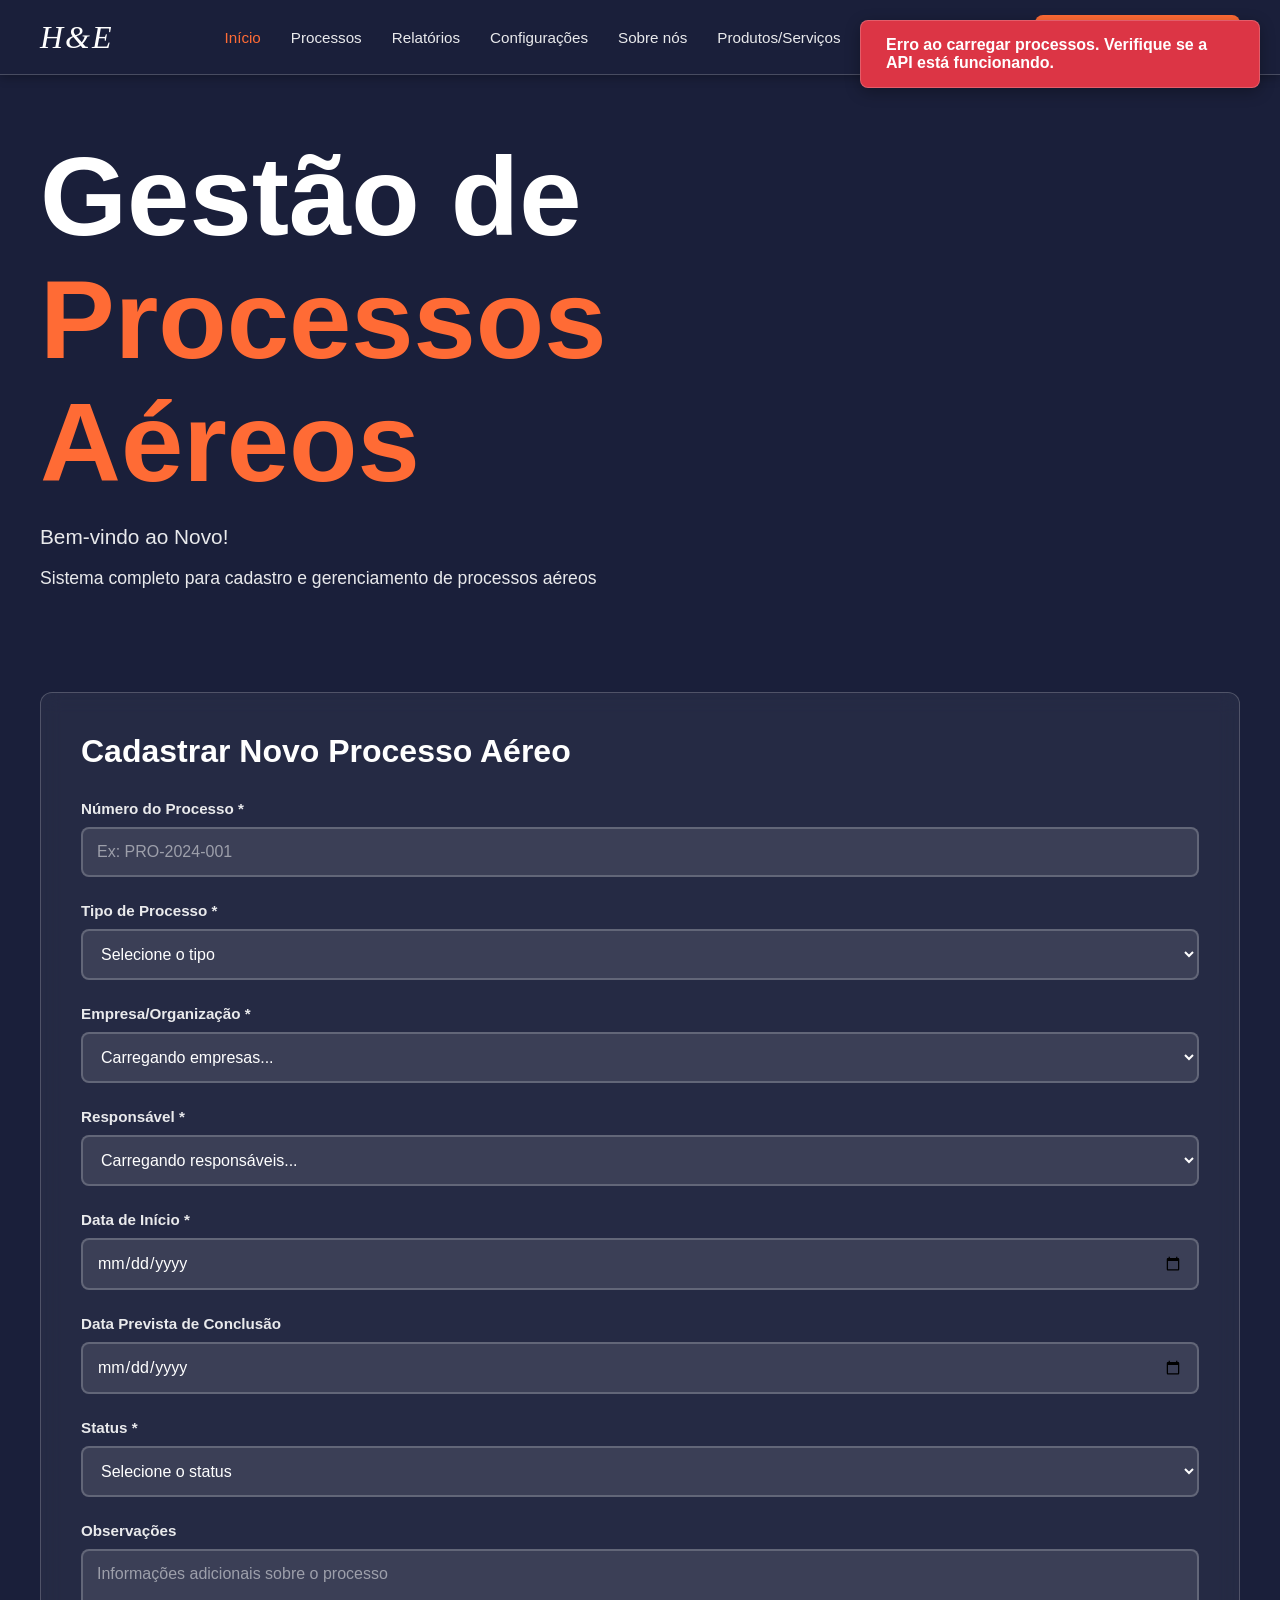
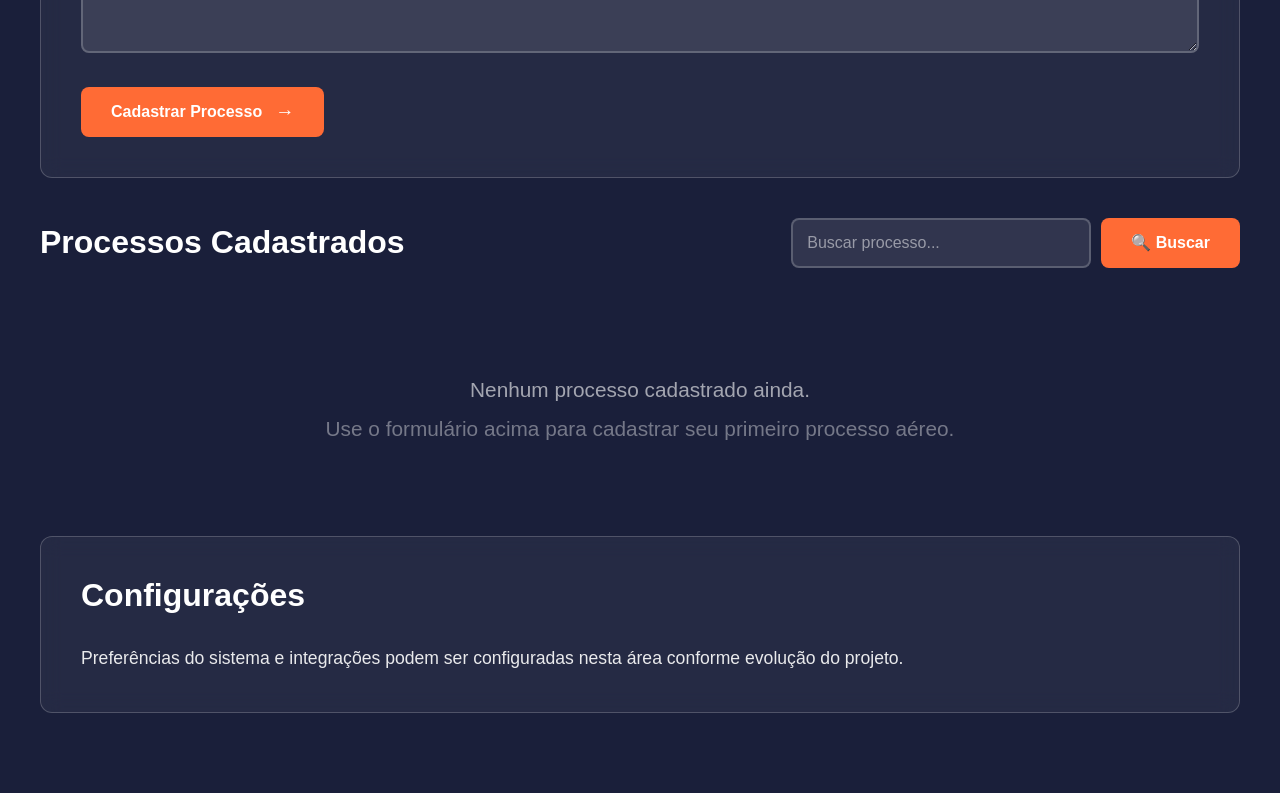
<file: index.html>
<!DOCTYPE html>
<html lang="pt-BR">
<head>
    <meta charset="UTF-8">
    <meta name="viewport" content="width=device-width, initial-scale=1.0">
    <title>Gestão de Processos Aéreos</title>
    <link rel="stylesheet" href="styles.css">
</head>
<body>
    <!-- Barra de Navegação -->
    <nav class="navbar">
        <div class="nav-container">
            <a href="index.html" class="nav-brand-link" title="Página inicial"><div class="nav-brand">H&E</div></a>
            <div class="nav-menu">
                <a href="index.html" class="nav-link active">Início</a>
                <a href="index.html#processos" class="nav-link">Processos</a>
                <a href="index.html#relatorios" class="nav-link">Relatórios</a>
                <a href="index.html#configuracoes" class="nav-link">Configurações</a>
                <a href="sobre.html" class="nav-link">Sobre nós</a>
                <a href="produtos.html" class="nav-link">Produtos/Serviços</a>
                <a href="contato.html" class="nav-link">Contato</a>
            </div>
            <button class="btn-nav-account">
                <span class="icon-account">👤</span>
                Acesse sua conta
            </button>
        </div>
    </nav>

    <div class="container">
        <header class="hero-header">
            <div class="hero-content">
                <h1 class="hero-title">
                    <span class="title-main">Gestão de</span>
                    <span class="title-accent">Processos Aéreos</span>
                </h1>
                <p class="hero-subtitle">Bem-vindo ao Novo!</p>
                <p class="hero-description">Sistema completo para cadastro e gerenciamento de processos aéreos</p>
            </div>
        </header>

        <main>
            <!-- Formulário de Cadastro/Edição -->
            <section id="processos" class="form-section">
                <h2 id="form-title">Cadastrar Novo Processo Aéreo</h2>
                <form id="process-form">
                    <input type="hidden" id="process-id" value="">
                    
                    <div class="form-group">
                        <label for="numero-processo">Número do Processo *</label>
                        <input type="text" id="numero-processo" required placeholder="Ex: PRO-2024-001">
                    </div>

                    <div class="form-group">
                        <label for="tipo-processo">Tipo de Processo *</label>
                        <select id="tipo-processo" required>
                            <option value="">Selecione o tipo</option>
                            <option value="Licenciamento">Licenciamento</option>
                            <option value="Autorização">Autorização</option>
                            <option value="Certificação">Certificação</option>
                            <option value="Fiscalização">Fiscalização</option>
                            <option value="Outro">Outro</option>
                        </select>
                    </div>

                    <div class="form-group">
                        <label for="empresa">Empresa/Organização *</label>
                        <select id="empresa" required>
                            <option value="">Carregando empresas...</option>
                        </select>
                    </div>

                    <div class="form-group">
                        <label for="responsavel">Responsável *</label>
                        <select id="responsavel" required>
                            <option value="">Carregando responsáveis...</option>
                        </select>
                    </div>

                    <div class="form-group">
                        <label for="data-inicio">Data de Início *</label>
                        <input type="date" id="data-inicio" required>
                    </div>

                    <div class="form-group">
                        <label for="data-prevista">Data Prevista de Conclusão</label>
                        <input type="date" id="data-prevista">
                    </div>

                    <div class="form-group">
                        <label for="status">Status *</label>
                        <select id="status" required>
                            <option value="">Selecione o status</option>
                            <option value="Em Análise">Em Análise</option>
                            <option value="Aprovado">Aprovado</option>
                            <option value="Rejeitado">Rejeitado</option>
                            <option value="Pendente">Pendente</option>
                            <option value="Concluído">Concluído</option>
                        </select>
                    </div>

                    <div class="form-group">
                        <label for="observacoes">Observações</label>
                        <textarea id="observacoes" rows="4" placeholder="Informações adicionais sobre o processo"></textarea>
                    </div>

                    <div class="form-actions">
                        <button type="submit" id="submit-btn" class="btn btn-primary">
                            Cadastrar Processo
                            <span class="btn-arrow">→</span>
                        </button>
                        <button type="button" id="cancel-btn" class="btn btn-outline" style="display: none;">Cancelar Edição</button>
                    </div>
                </form>
            </section>

            <!-- Lista de Processos -->
            <section id="relatorios" class="list-section">
                <div class="list-header">
                    <h2>Processos Cadastrados</h2>
                    <div class="search-box">
                        <input type="text" id="search-input" placeholder="Buscar processo...">
                        <button id="search-btn" class="btn btn-primary">🔍 Buscar</button>
                    </div>
                </div>

                <div id="process-list" class="process-list">
                    <!-- Processos serão inseridos aqui via JavaScript -->
                </div>

                <div id="empty-state" class="empty-state">
                    <p>Nenhum processo cadastrado ainda.</p>
                    <p class="empty-hint">Use o formulário acima para cadastrar seu primeiro processo aéreo.</p>
                </div>
            </section>

            <section id="configuracoes" class="form-section" aria-labelledby="configuracoes-titulo">
                <h2 id="configuracoes-titulo">Configurações</h2>
                <p class="hero-description" style="max-width: none;">
                    Preferências do sistema e integrações podem ser configuradas nesta área conforme evolução do projeto.
                </p>
            </section>
        </main>
    </div>

    <!-- Modal de Confirmação -->
    <div id="confirm-modal" class="modal">
        <div class="modal-content">
            <h3>⚠️ Confirmar Exclusão</h3>
            <p id="confirm-message">Tem certeza que deseja excluir este processo? Esta ação não pode ser desfeita.</p>
            <p style="color: #ff6b35; font-weight: 600; margin-top: 10px; font-size: 0.9em;">
                O processo será excluído permanentemente do banco de dados.
            </p>
            <div class="modal-actions">
                <button id="confirm-delete" class="btn btn-danger">Sim, Excluir Permanentemente</button>
                <button id="cancel-delete" class="btn btn-outline">Cancelar</button>
            </div>
        </div>
    </div>

    <script src="script.js"></script>
</body>
</html>
</file>
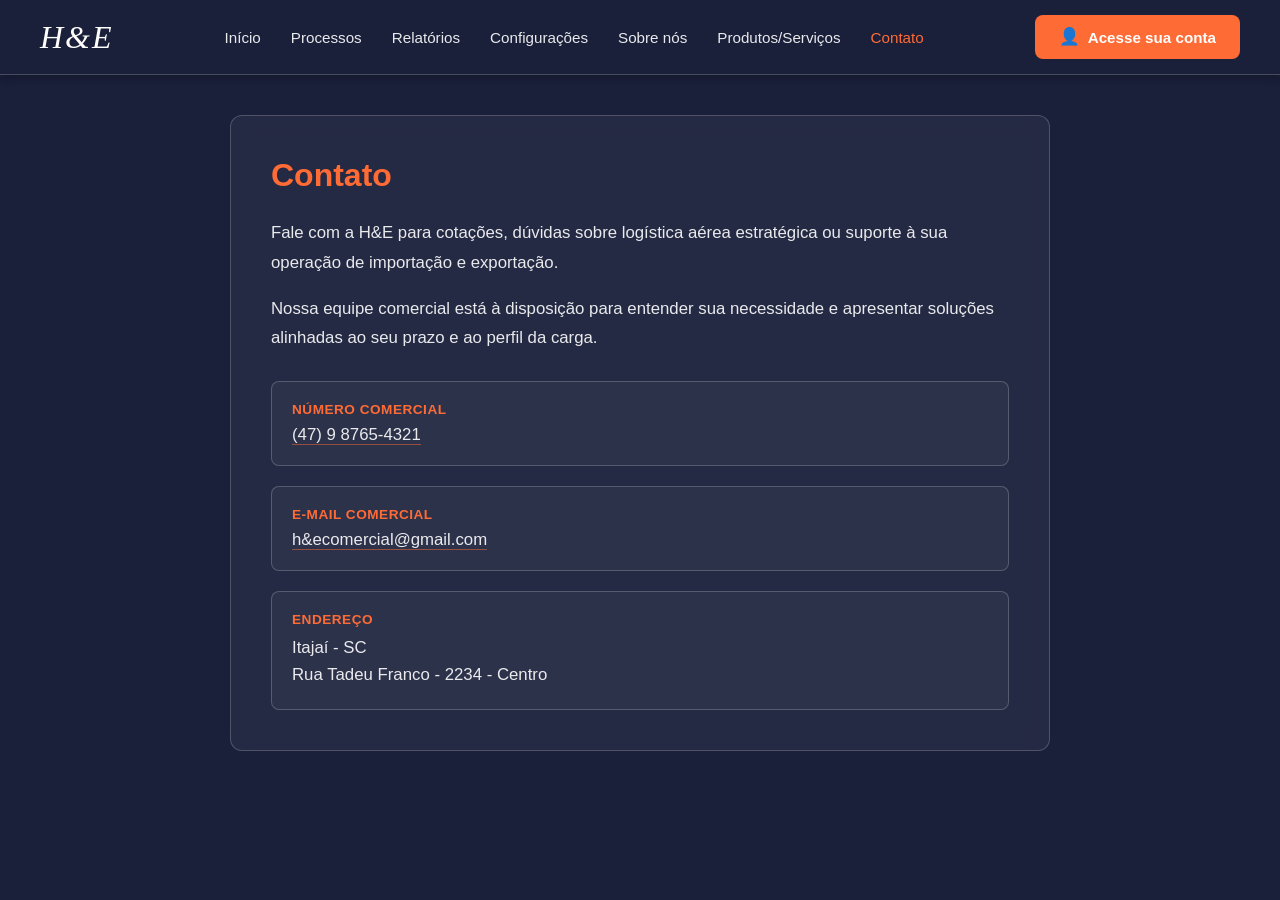
<file: contato.html>
<!DOCTYPE html>
<html lang="pt-BR">
<head>
    <meta charset="UTF-8">
    <meta name="viewport" content="width=device-width, initial-scale=1.0">
    <title>Contato — H&E</title>
    <link rel="stylesheet" href="styles.css">
</head>
<body>
    <nav class="navbar">
        <div class="nav-container">
            <a href="index.html" class="nav-brand-link" title="Página inicial"><div class="nav-brand">H&E</div></a>
            <div class="nav-menu">
                <a href="index.html" class="nav-link">Início</a>
                <a href="index.html#processos" class="nav-link">Processos</a>
                <a href="index.html#relatorios" class="nav-link">Relatórios</a>
                <a href="index.html#configuracoes" class="nav-link">Configurações</a>
                <a href="sobre.html" class="nav-link">Sobre nós</a>
                <a href="produtos.html" class="nav-link">Produtos/Serviços</a>
                <a href="contato.html" class="nav-link active">Contato</a>
            </div>
            <button type="button" class="btn-nav-account">
                <span class="icon-account">👤</span>
                Acesse sua conta
            </button>
        </div>
    </nav>

    <div class="container">
        <main class="content-page">
            <article class="content-card">
                <h1>Contato</h1>
                <p>
                    Fale com a H&amp;E para cotações, dúvidas sobre logística aérea estratégica ou suporte à sua operação de importação e exportação.
                </p>
                <p>
                    Nossa equipe comercial está à disposição para entender sua necessidade e apresentar soluções alinhadas ao seu prazo e ao perfil da carga.
                </p>
                <div class="contact-grid">
                    <div class="contact-item">
                        <strong>Número comercial</strong>
                        <span><a href="tel:+5547987654321" class="contact-link">(47) 9 8765-4321</a></span>
                    </div>
                    <div class="contact-item">
                        <strong>E-mail comercial</strong>
                        <span><a href="mailto:h%26ecomercial@gmail.com" class="contact-link">h&amp;ecomercial@gmail.com</a></span>
                    </div>
                    <div class="contact-item">
                        <strong>Endereço</strong>
                        <span class="contact-address">Itajaí - SC<br>Rua Tadeu Franco - 2234 - Centro</span>
                    </div>
                </div>
            </article>
        </main>
    </div>
</body>
</html>
</file>
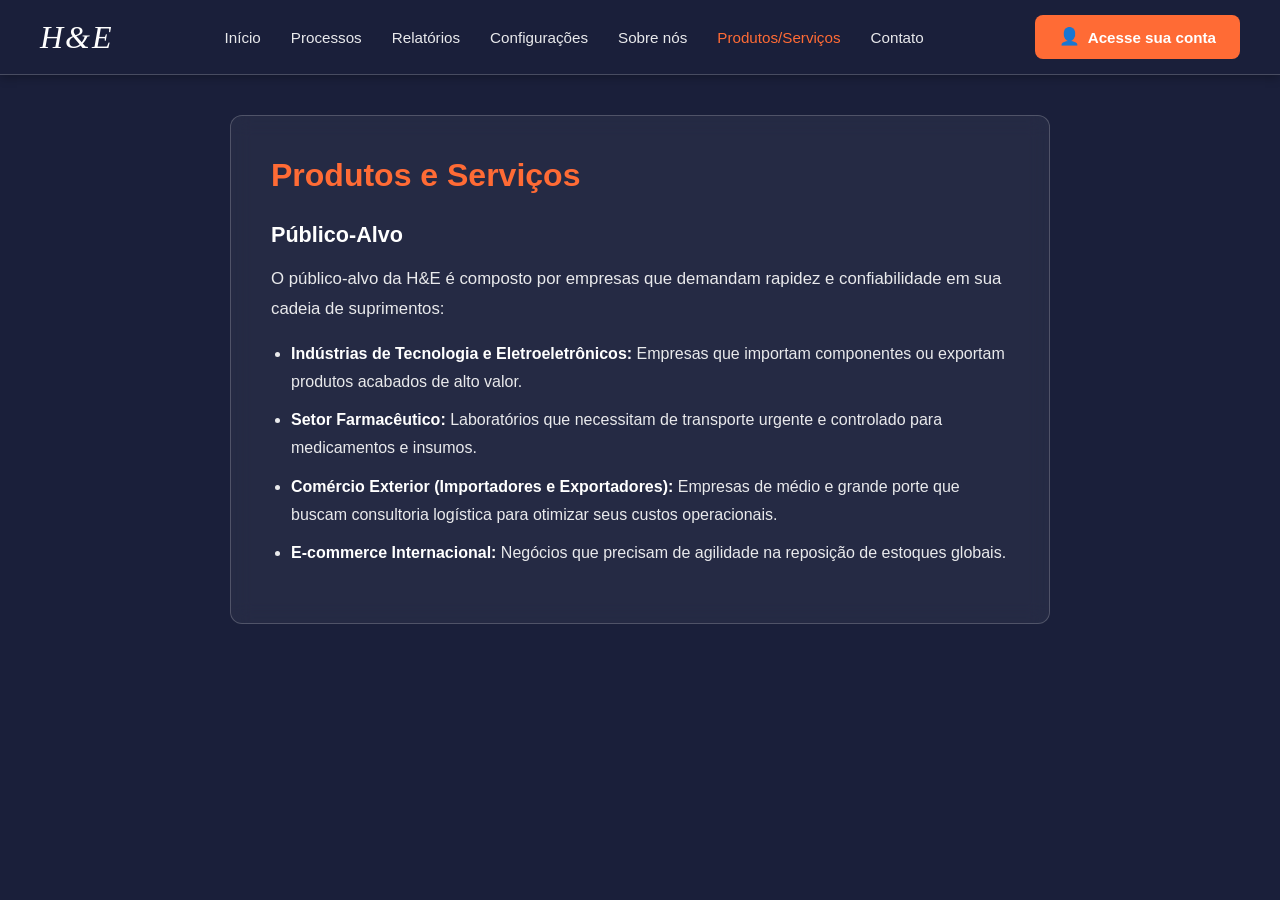
<file: produtos.html>
<!DOCTYPE html>
<html lang="pt-BR">
<head>
    <meta charset="UTF-8">
    <meta name="viewport" content="width=device-width, initial-scale=1.0">
    <title>Produtos e Serviços — H&E</title>
    <link rel="stylesheet" href="styles.css">
</head>
<body>
    <nav class="navbar">
        <div class="nav-container">
            <a href="index.html" class="nav-brand-link" title="Página inicial"><div class="nav-brand">H&E</div></a>
            <div class="nav-menu">
                <a href="index.html" class="nav-link">Início</a>
                <a href="index.html#processos" class="nav-link">Processos</a>
                <a href="index.html#relatorios" class="nav-link">Relatórios</a>
                <a href="index.html#configuracoes" class="nav-link">Configurações</a>
                <a href="sobre.html" class="nav-link">Sobre nós</a>
                <a href="produtos.html" class="nav-link active">Produtos/Serviços</a>
                <a href="contato.html" class="nav-link">Contato</a>
            </div>
            <button type="button" class="btn-nav-account">
                <span class="icon-account">👤</span>
                Acesse sua conta
            </button>
        </div>
    </nav>

    <div class="container">
        <main class="content-page">
            <article class="content-card">
                <h1>Produtos e Serviços</h1>
                <h2>Público-Alvo</h2>
                <p>
                    O público-alvo da H&amp;E é composto por empresas que demandam rapidez e confiabilidade em sua cadeia de suprimentos:
                </p>
                <ul>
                    <li>
                        <strong>Indústrias de Tecnologia e Eletroeletrônicos:</strong>
                        Empresas que importam componentes ou exportam produtos acabados de alto valor.
                    </li>
                    <li>
                        <strong>Setor Farmacêutico:</strong>
                        Laboratórios que necessitam de transporte urgente e controlado para medicamentos e insumos.
                    </li>
                    <li>
                        <strong>Comércio Exterior (Importadores e Exportadores):</strong>
                        Empresas de médio e grande porte que buscam consultoria logística para otimizar seus custos operacionais.
                    </li>
                    <li>
                        <strong>E-commerce Internacional:</strong>
                        Negócios que precisam de agilidade na reposição de estoques globais.
                    </li>
                </ul>
            </article>
        </main>
    </div>
</body>
</html>
</file>
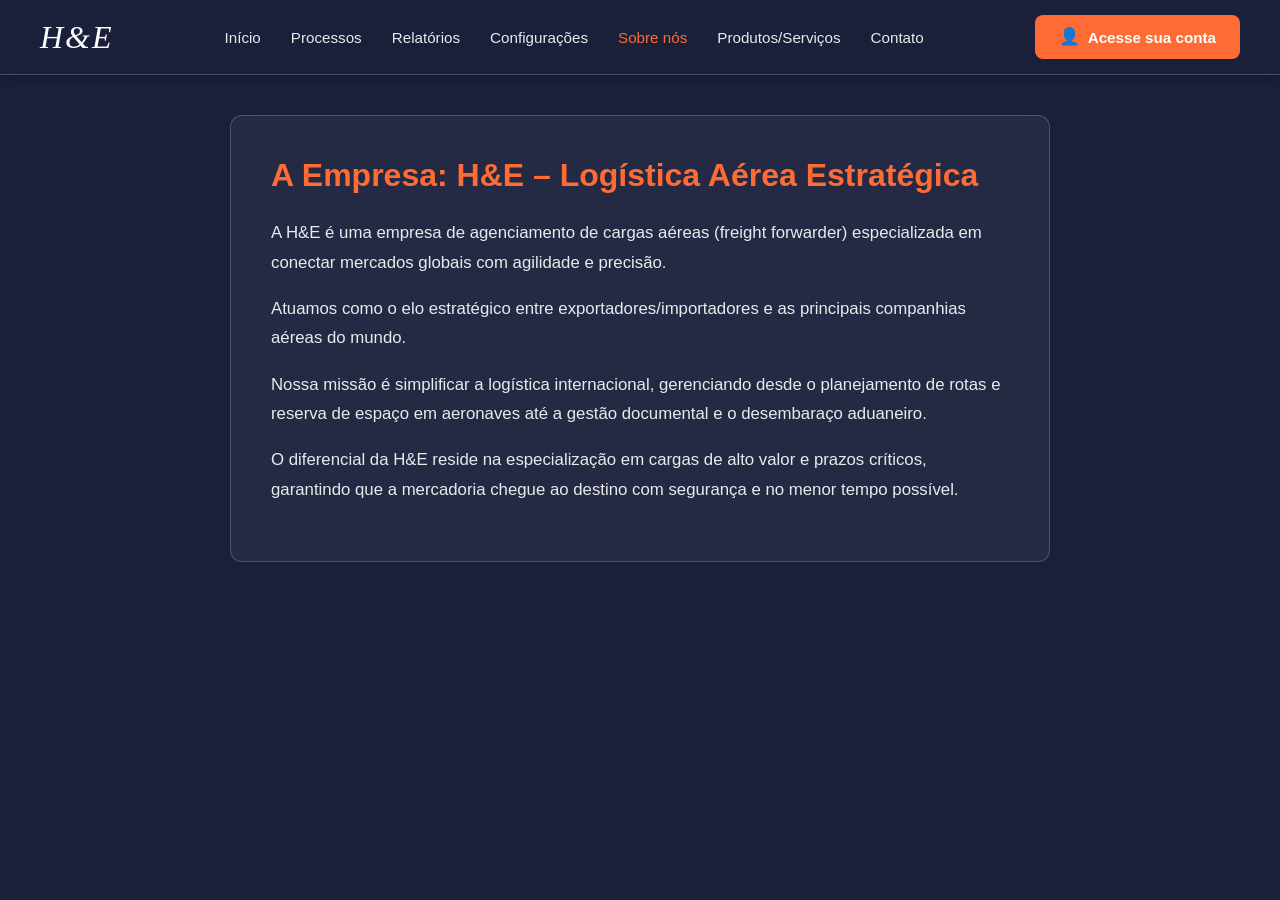
<file: sobre.html>
<!DOCTYPE html>
<html lang="pt-BR">
<head>
    <meta charset="UTF-8">
    <meta name="viewport" content="width=device-width, initial-scale=1.0">
    <title>Sobre nós — H&E</title>
    <link rel="stylesheet" href="styles.css">
</head>
<body>
    <nav class="navbar">
        <div class="nav-container">
            <a href="index.html" class="nav-brand-link" title="Página inicial"><div class="nav-brand">H&E</div></a>
            <div class="nav-menu">
                <a href="index.html" class="nav-link">Início</a>
                <a href="index.html#processos" class="nav-link">Processos</a>
                <a href="index.html#relatorios" class="nav-link">Relatórios</a>
                <a href="index.html#configuracoes" class="nav-link">Configurações</a>
                <a href="sobre.html" class="nav-link active">Sobre nós</a>
                <a href="produtos.html" class="nav-link">Produtos/Serviços</a>
                <a href="contato.html" class="nav-link">Contato</a>
            </div>
            <button type="button" class="btn-nav-account">
                <span class="icon-account">👤</span>
                Acesse sua conta
            </button>
        </div>
    </nav>

    <div class="container">
        <main class="content-page">
            <article class="content-card">
                <h1>A Empresa: H&amp;E – Logística Aérea Estratégica</h1>
                <p>
                    A H&amp;E é uma empresa de agenciamento de cargas aéreas (freight forwarder) especializada em conectar mercados globais com agilidade e precisão.
                </p>
                <p>
                    Atuamos como o elo estratégico entre exportadores/importadores e as principais companhias aéreas do mundo.
                </p>
                <p>
                    Nossa missão é simplificar a logística internacional, gerenciando desde o planejamento de rotas e reserva de espaço em aeronaves até a gestão documental e o desembaraço aduaneiro.
                </p>
                <p>
                    O diferencial da H&amp;E reside na especialização em cargas de alto valor e prazos críticos, garantindo que a mercadoria chegue ao destino com segurança e no menor tempo possível.
                </p>
            </article>
        </main>
    </div>
</body>
</html>
</file>
<file: styles.css>
* {
    margin: 0;
    padding: 0;
    box-sizing: border-box;
}

:root {
    --color-dark-blue: #1a1f3a;
    --color-blue: #2c3e7f;
    --color-orange: #ff6b35;
    --color-orange-dark: #e55a2b;
    --color-white: #ffffff;
    --color-text-light: rgba(255, 255, 255, 0.9);
    --color-text-dark: #1a1f3a;
    --color-bg-light: #f5f6fa;
    --color-border: rgba(255, 255, 255, 0.2);
}

body {
    font-family: 'Segoe UI', Tahoma, Geneva, Verdana, sans-serif;
    background: var(--color-dark-blue);
    min-height: 100vh;
    color: var(--color-white);
    padding: 0;
}

/* Navegação */
.navbar {
    background: var(--color-dark-blue);
    padding: 15px 0;
    border-bottom: 1px solid var(--color-border);
    position: sticky;
    top: 0;
    z-index: 100;
    box-shadow: 0 2px 10px rgba(0, 0, 0, 0.3);
}

.nav-container {
    max-width: 1400px;
    margin: 0 auto;
    padding: 0 40px;
    display: flex;
    justify-content: space-between;
    align-items: center;
    flex-wrap: wrap;
    gap: 20px;
}

.nav-brand {
    font-family: Georgia, 'Times New Roman', Times, serif;
    font-size: 2em;
    font-weight: normal;
    color: var(--color-white);
    letter-spacing: 2px;
    font-style: italic;
}

.nav-menu {
    display: flex;
    gap: 30px;
    flex-wrap: wrap;
}

.nav-link {
    color: var(--color-text-light);
    text-decoration: none;
    font-weight: 500;
    transition: color 0.3s;
    font-size: 0.95em;
}

.nav-link:hover {
    color: var(--color-orange);
}

.nav-link.active {
    color: var(--color-orange);
}

.nav-brand-link {
    text-decoration: none;
    color: inherit;
}

.nav-brand-link:hover .nav-brand {
    color: var(--color-orange);
}

/* Páginas institucionais (Sobre, Produtos, Contato) */
.content-page {
    padding: 40px;
    max-width: 900px;
    margin: 0 auto;
}

.content-card {
    background: rgba(255, 255, 255, 0.05);
    padding: 40px;
    border-radius: 12px;
    border: 1px solid var(--color-border);
    backdrop-filter: blur(10px);
}

.content-card h1 {
    color: var(--color-orange);
    font-size: 2em;
    font-weight: 600;
    margin-bottom: 24px;
    line-height: 1.2;
}

.content-card h2 {
    color: var(--color-white);
    font-size: 1.35em;
    font-weight: 600;
    margin-top: 28px;
    margin-bottom: 16px;
}

.content-card p {
    color: var(--color-text-light);
    line-height: 1.75;
    margin-bottom: 1em;
    font-size: 1.05em;
}

.content-card ul {
    margin: 0 0 1em 1.25em;
    color: var(--color-text-light);
    line-height: 1.75;
}

.content-card li {
    margin-bottom: 0.65em;
}

.content-card li strong {
    color: var(--color-white);
}

.contact-grid {
    display: grid;
    gap: 20px;
    margin-top: 28px;
}

.contact-item {
    padding: 20px;
    background: rgba(255, 255, 255, 0.04);
    border-radius: 8px;
    border: 1px solid var(--color-border);
}

.contact-item strong {
    display: block;
    color: var(--color-orange);
    font-size: 0.85em;
    text-transform: uppercase;
    letter-spacing: 0.5px;
    margin-bottom: 8px;
}

.contact-item span {
    color: var(--color-text-light);
    font-size: 1.05em;
}

.contact-address {
    display: block;
    line-height: 1.6;
}

.contact-link {
    color: var(--color-text-light);
    text-decoration: none;
    border-bottom: 1px solid rgba(255, 107, 53, 0.5);
    transition: color 0.3s, border-color 0.3s;
}

.contact-link:hover {
    color: var(--color-orange);
    border-bottom-color: var(--color-orange);
}

.btn-nav-account {
    background: var(--color-orange);
    color: var(--color-white);
    border: none;
    padding: 12px 24px;
    border-radius: 8px;
    font-weight: 600;
    cursor: pointer;
    display: flex;
    align-items: center;
    gap: 8px;
    transition: all 0.3s;
    font-size: 0.95em;
}

.btn-nav-account:hover {
    background: var(--color-orange-dark);
    transform: translateY(-2px);
    box-shadow: 0 4px 12px rgba(255, 107, 53, 0.4);
}

.icon-account {
    font-size: 1.1em;
}

/* Container Principal */
.container {
    max-width: 1400px;
    margin: 0 auto;
    background: var(--color-dark-blue);
    min-height: calc(100vh - 80px);
}

/* Hero Header */
.hero-header {
    background: var(--color-dark-blue);
    padding: 60px 40px;
    text-align: left;
}

.hero-content {
    max-width: 800px;
}

.hero-title {
    display: flex;
    flex-direction: column;
    margin-bottom: 20px;
}

.title-main {
    font-size: 3.5em;
    font-weight: bold;
    color: var(--color-white);
    line-height: 1.1;
}

.title-accent {
    font-size: 3.5em;
    font-weight: bold;
    color: var(--color-orange);
    line-height: 1.1;
}

.hero-subtitle {
    font-size: 1.3em;
    color: var(--color-text-light);
    margin-bottom: 15px;
    font-weight: 500;
}

.hero-description {
    font-size: 1.1em;
    color: var(--color-text-light);
    line-height: 1.6;
    max-width: 600px;
}

/* Main Content */
main {
    padding: 40px;
    background: var(--color-dark-blue);
}

/* Form Section */
.form-section {
    background: rgba(255, 255, 255, 0.05);
    padding: 40px;
    border-radius: 12px;
    margin-bottom: 40px;
    border: 1px solid var(--color-border);
    backdrop-filter: blur(10px);
}

.form-section h2 {
    color: var(--color-white);
    margin-bottom: 30px;
    font-size: 2em;
    font-weight: 600;
}

.form-group {
    margin-bottom: 25px;
}

.form-group label {
    display: block;
    margin-bottom: 10px;
    font-weight: 600;
    color: var(--color-text-light);
    font-size: 0.95em;
}

.form-group input,
.form-group select,
.form-group textarea {
    width: 100%;
    padding: 14px;
    background: rgba(255, 255, 255, 0.1);
    border: 2px solid var(--color-border);
    border-radius: 8px;
    font-size: 1em;
    transition: all 0.3s;
    font-family: inherit;
    color: var(--color-white);
}

.form-group input::placeholder,
.form-group textarea::placeholder {
    color: rgba(255, 255, 255, 0.5);
}

.form-group input:focus,
.form-group select:focus,
.form-group textarea:focus {
    outline: none;
    border-color: var(--color-orange);
    background: rgba(255, 255, 255, 0.15);
}

.form-group select {
    cursor: pointer;
}

.form-group select option {
    background: var(--color-dark-blue);
    color: var(--color-white);
}

.form-group textarea {
    resize: vertical;
}

.form-actions {
    display: flex;
    gap: 15px;
    margin-top: 30px;
    flex-wrap: wrap;
}

/* Botões */
.btn {
    padding: 14px 30px;
    border: none;
    border-radius: 8px;
    font-size: 1em;
    font-weight: 600;
    cursor: pointer;
    transition: all 0.3s;
    display: inline-flex;
    align-items: center;
    gap: 8px;
    text-transform: none;
    letter-spacing: 0;
}

.btn-primary {
    background: var(--color-orange);
    color: var(--color-white);
}

.btn-primary:hover {
    background: var(--color-orange-dark);
    transform: translateY(-2px);
    box-shadow: 0 5px 15px rgba(255, 107, 53, 0.4);
}

.btn-arrow {
    font-size: 1.2em;
    margin-left: 5px;
}

.btn-outline {
    background: transparent;
    color: var(--color-white);
    border: 2px solid var(--color-white);
}

.btn-outline:hover {
    background: rgba(255, 255, 255, 0.1);
    border-color: var(--color-orange);
    color: var(--color-orange);
}

.btn-edit {
    background: var(--color-orange);
    color: var(--color-white);
    padding: 10px 20px;
    font-size: 0.9em;
}

.btn-edit:hover {
    background: var(--color-orange-dark);
    transform: translateY(-2px);
}

.btn-delete {
    background: #dc3545;
    color: var(--color-white);
    padding: 10px 20px;
    font-size: 0.9em;
    cursor: pointer;
    pointer-events: auto;
}

.btn-delete:hover {
    background: #c82333;
    transform: translateY(-2px);
}

.btn-edit {
    cursor: pointer;
    pointer-events: auto;
}

/* List Section */
.list-section {
    margin-top: 40px;
}

.list-header {
    display: flex;
    justify-content: space-between;
    align-items: center;
    margin-bottom: 30px;
    flex-wrap: wrap;
    gap: 20px;
}

.list-header h2 {
    color: var(--color-white);
    font-size: 2em;
    font-weight: 600;
}

.search-box {
    display: flex;
    gap: 10px;
    flex-wrap: wrap;
}

.search-box input {
    padding: 14px;
    background: rgba(255, 255, 255, 0.1);
    border: 2px solid var(--color-border);
    border-radius: 8px;
    font-size: 1em;
    width: 300px;
    color: var(--color-white);
    transition: all 0.3s;
}

.search-box input::placeholder {
    color: rgba(255, 255, 255, 0.5);
}

.search-box input:focus {
    outline: none;
    border-color: var(--color-orange);
    background: rgba(255, 255, 255, 0.15);
}

/* Process List */
.process-list {
    display: grid;
    gap: 20px;
}

.process-card {
    background: rgba(255, 255, 255, 0.05);
    border: 1px solid var(--color-border);
    border-radius: 12px;
    padding: 30px;
    transition: all 0.3s;
    backdrop-filter: blur(10px);
}

.process-card:hover {
    border-color: var(--color-orange);
    transform: translateY(-3px);
    box-shadow: 0 8px 20px rgba(255, 107, 53, 0.2);
    background: rgba(255, 255, 255, 0.08);
}

.process-header {
    display: flex;
    justify-content: space-between;
    align-items: start;
    margin-bottom: 20px;
    flex-wrap: wrap;
    gap: 15px;
}

.process-number {
    font-size: 1.5em;
    font-weight: bold;
    color: var(--color-orange);
}

.process-status {
    padding: 8px 18px;
    border-radius: 20px;
    font-size: 0.85em;
    font-weight: 600;
    text-transform: uppercase;
}

.status-em-analise {
    background: rgba(255, 193, 7, 0.2);
    color: #ffc107;
    border: 1px solid rgba(255, 193, 7, 0.3);
}

.status-aprovado {
    background: rgba(40, 167, 69, 0.2);
    color: #28a745;
    border: 1px solid rgba(40, 167, 69, 0.3);
}

.status-rejeitado {
    background: rgba(220, 53, 69, 0.2);
    color: #dc3545;
    border: 1px solid rgba(220, 53, 69, 0.3);
}

.status-pendente {
    background: rgba(23, 162, 184, 0.2);
    color: #17a2b8;
    border: 1px solid rgba(23, 162, 184, 0.3);
}

.status-concluido {
    background: rgba(40, 167, 69, 0.2);
    color: #28a745;
    border: 1px solid rgba(40, 167, 69, 0.3);
}

.process-info {
    display: grid;
    grid-template-columns: repeat(auto-fit, minmax(220px, 1fr));
    gap: 20px;
    margin-bottom: 25px;
}

.info-item {
    display: flex;
    flex-direction: column;
}

.info-label {
    font-size: 0.85em;
    color: rgba(255, 255, 255, 0.6);
    margin-bottom: 8px;
    font-weight: 600;
    text-transform: uppercase;
    letter-spacing: 0.5px;
}

.info-value {
    font-size: 1.05em;
    color: var(--color-white);
    font-weight: 500;
}

.process-actions {
    display: flex;
    gap: 12px;
    margin-top: 20px;
    padding-top: 20px;
    border-top: 1px solid var(--color-border);
    flex-wrap: wrap;
}

.empty-state {
    text-align: center;
    padding: 80px 20px;
    color: rgba(255, 255, 255, 0.6);
}

.empty-state p {
    font-size: 1.3em;
    margin-bottom: 15px;
}

.empty-hint {
    font-size: 1em;
    color: rgba(255, 255, 255, 0.4);
}

.hidden {
    display: none !important;
}

/* Modal */
.modal {
    display: none;
    position: fixed;
    z-index: 2000;
    left: 0;
    top: 0;
    width: 100%;
    height: 100%;
    background-color: rgba(0, 0, 0, 0.7);
    justify-content: center;
    align-items: center;
    backdrop-filter: blur(5px);
}

.modal.show {
    display: flex;
}

.modal-content {
    background: var(--color-dark-blue);
    padding: 40px;
    border-radius: 15px;
    max-width: 450px;
    width: 90%;
    box-shadow: 0 20px 60px rgba(0, 0, 0, 0.5);
    border: 1px solid var(--color-border);
}

.modal-content h3 {
    color: var(--color-orange);
    margin-bottom: 20px;
    font-size: 1.5em;
}

.modal-content p {
    margin-bottom: 30px;
    color: var(--color-text-light);
    line-height: 1.6;
}

.modal-actions {
    display: flex;
    gap: 15px;
    justify-content: flex-end;
    flex-wrap: wrap;
}

.btn-danger {
    background: #dc3545;
    color: var(--color-white);
}

.btn-danger:hover {
    background: #c82333;
    transform: translateY(-2px);
    box-shadow: 0 5px 15px rgba(220, 53, 69, 0.4);
}

/* Responsividade */
@media (max-width: 1024px) {
    .title-main,
    .title-accent {
        font-size: 2.5em;
    }
}

@media (max-width: 768px) {
    .nav-container {
        padding: 0 20px;
        flex-direction: column;
        align-items: flex-start;
    }

    .nav-menu {
        width: 100%;
        flex-direction: column;
        gap: 15px;
    }

    .btn-nav-account {
        width: 100%;
        justify-content: center;
    }

    .hero-header {
        padding: 40px 20px;
    }

    .title-main,
    .title-accent {
        font-size: 2em;
    }

    main {
        padding: 20px;
    }

    .content-page {
        padding: 20px;
    }

    .content-card {
        padding: 25px;
    }

    .content-card h1 {
        font-size: 1.5em;
    }

    .form-section {
        padding: 25px;
    }

    .list-header {
        flex-direction: column;
        align-items: stretch;
    }

    .search-box {
        width: 100%;
    }

    .search-box input {
        width: 100%;
    }

    .process-header {
        flex-direction: column;
    }

    .process-info {
        grid-template-columns: 1fr;
    }

    .form-actions {
        flex-direction: column;
    }

    .btn {
        width: 100%;
        justify-content: center;
    }

    .process-actions {
        flex-direction: column;
    }

    .modal-actions {
        flex-direction: column;
    }
}

@media (max-width: 480px) {
    .title-main,
    .title-accent {
        font-size: 1.8em;
    }

    .hero-subtitle {
        font-size: 1.1em;
    }

    .form-section h2,
    .list-header h2 {
        font-size: 1.5em;
    }
}
</file>
